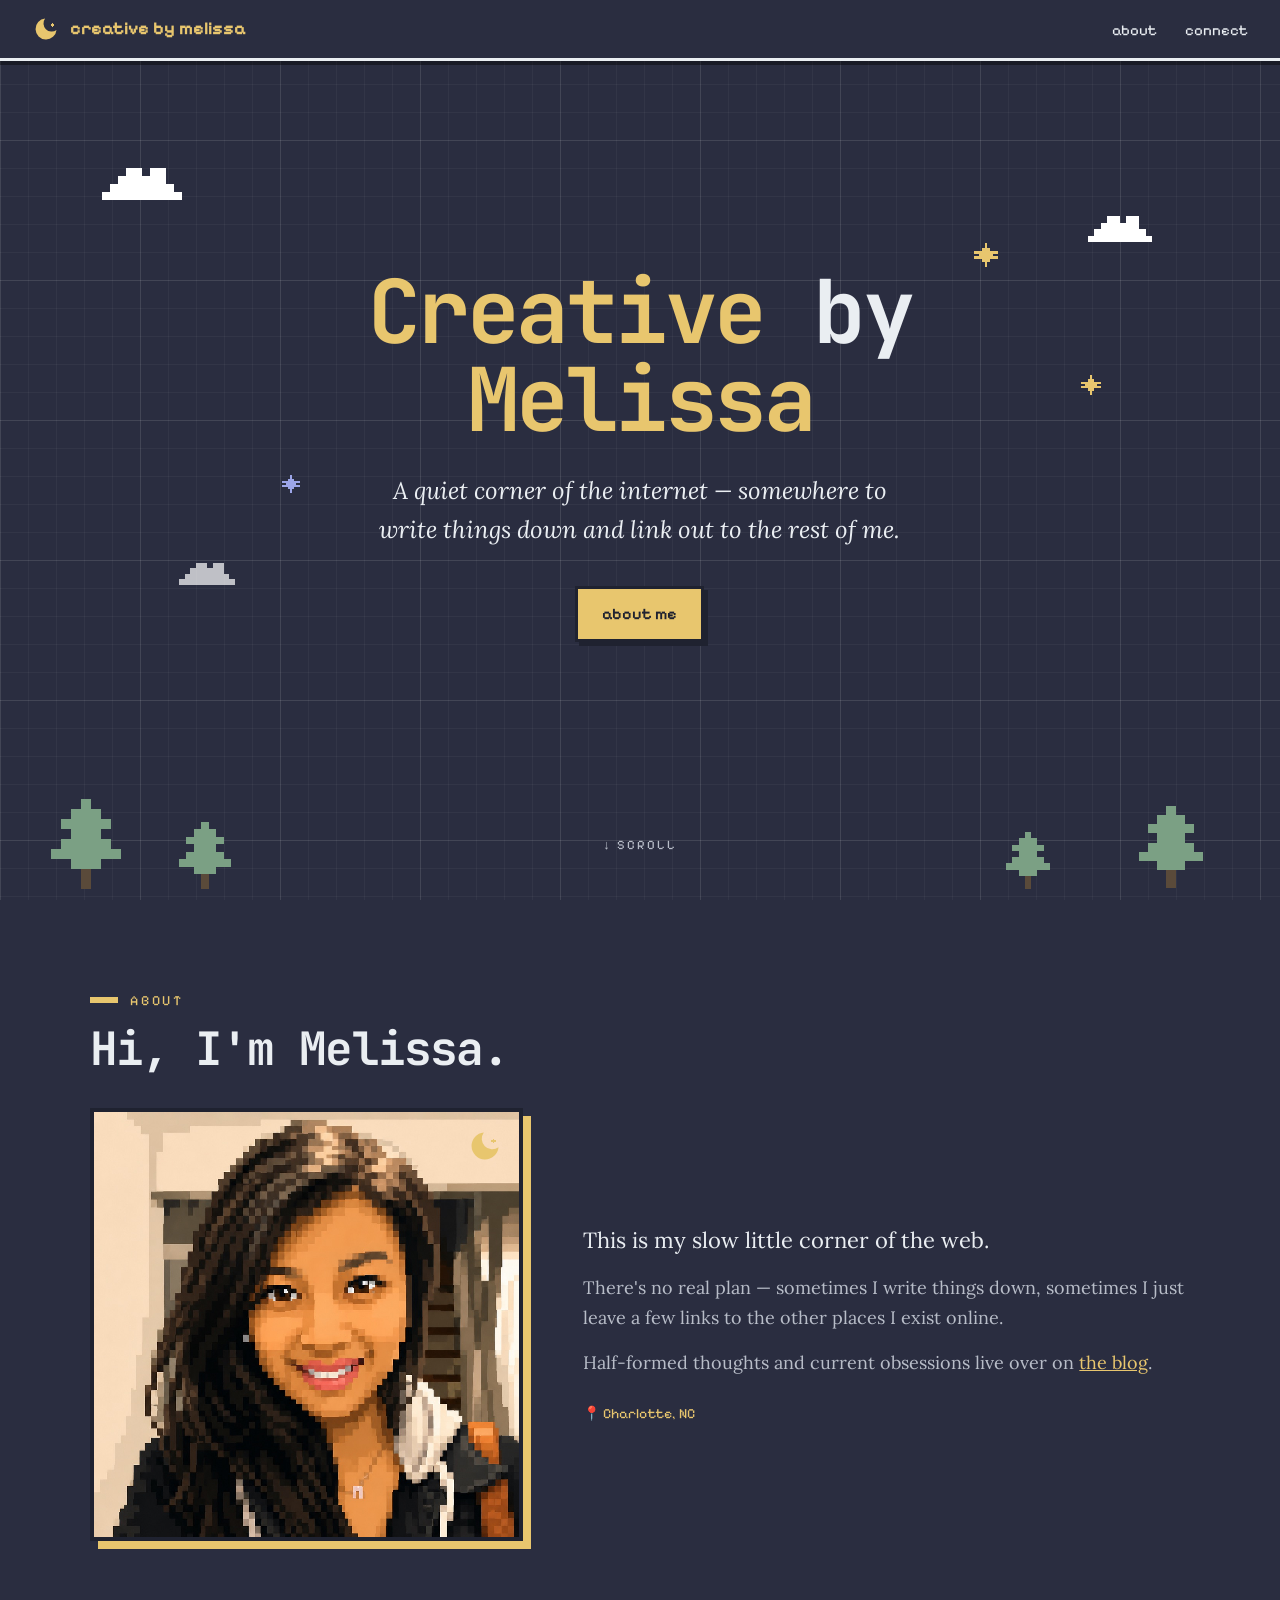
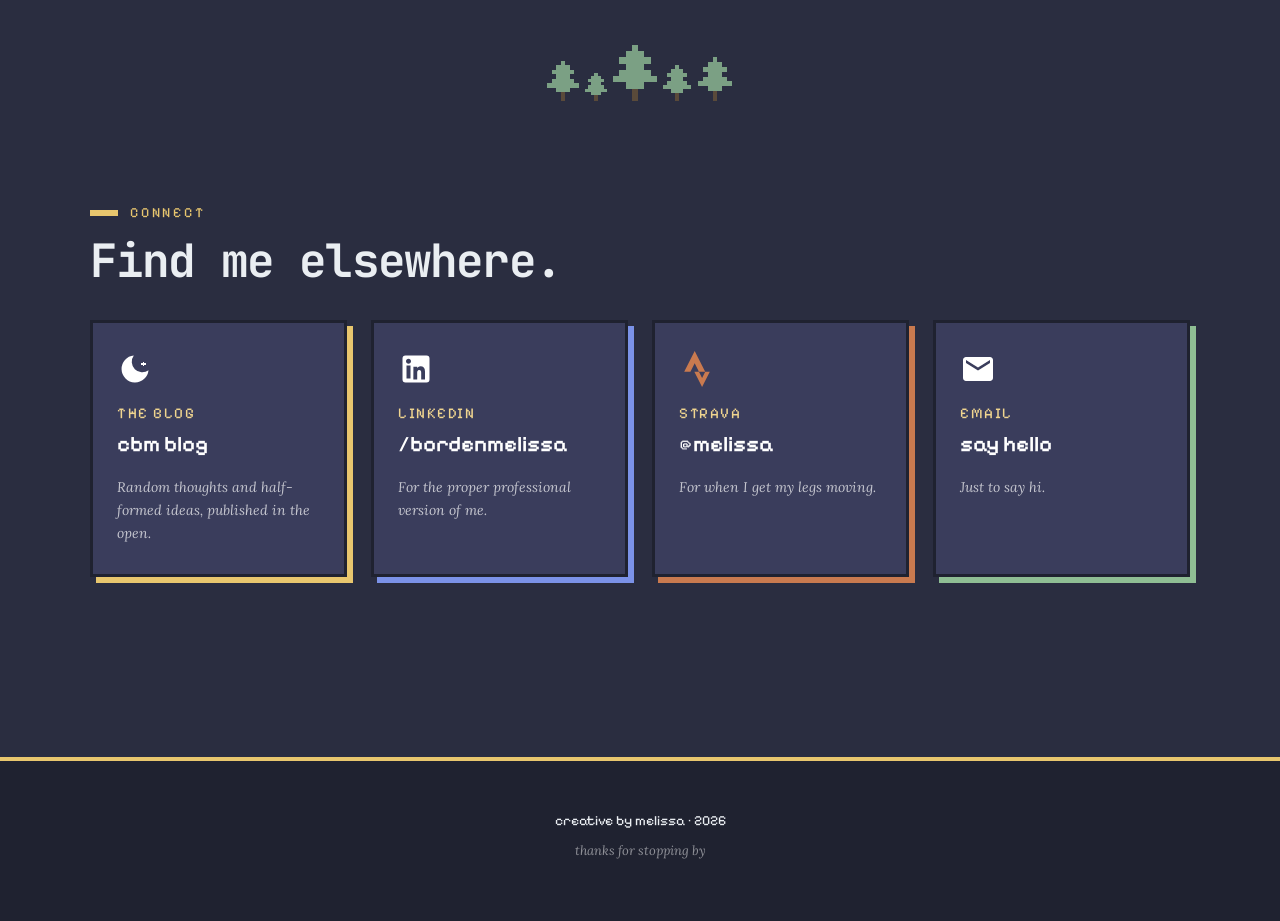
<file: index.html>
<!DOCTYPE html>
<html lang="en">
<head>
<meta charset="UTF-8">
<meta name="viewport" content="width=device-width, initial-scale=1.0">
<meta name="color-scheme" content="dark only">
<title>Creative by Melissa</title>
<meta name="description" content="A quiet corner of the internet by Melissa Borden — somewhere to write things down and link out to the rest of me." />
<link rel="shortcut icon" href="bee.gif" />
<link rel="preconnect" href="https://fonts.googleapis.com">
<link rel="preconnect" href="https://fonts.gstatic.com" crossorigin>
<link href="https://fonts.googleapis.com/css2?family=JetBrains+Mono:wght@500;600;700&family=Pixelify+Sans:wght@400;500;600;700&family=Lora:ital,wght@0,400;0,500;0,600;0,700;1,400;1,500&display=swap" rel="stylesheet">

<!-- Google Analytics -->
<script async src="https://www.googletagmanager.com/gtag/js?id=G-S8QNSFEKWV"></script>
<script>
  window.dataLayer = window.dataLayer || [];
  function gtag(){dataLayer.push(arguments);}
  gtag('js', new Date());
  gtag('config', 'G-S8QNSFEKWV');
</script>

<style>
  :root {
    color-scheme: dark only;
    --bg: #2A2D40;
    --bg-deep: #1F2230;
    --ink: #EAEEF2;
    --ink-soft: #B8BDC8;
    --purple-deep: #E8C66E;
    --purple-light: #F0D58F;
    --pine: #8FBE94;
    --gold: #DD7B5C;
    --paper: #FFFFFF;
    --white: #FFFFFF;
    --shadow: rgba(0, 0, 0, 0.4);
  }

  *, *::before, *::after { box-sizing: border-box; margin: 0; padding: 0; }
  html { scroll-behavior: smooth; }

  body {
    font-family: 'Lora', Georgia, serif;
    background: var(--bg);
    color: var(--ink);
    line-height: 1.65;
    font-size: 17px;
    overflow-x: hidden;
    background-image:
      linear-gradient(to right, rgba(255, 255, 255, 0.08) 1px, transparent 1px),
      linear-gradient(to bottom, rgba(255, 255, 255, 0.08) 1px, transparent 1px),
      linear-gradient(to right, rgba(255, 255, 255, 0.04) 1px, transparent 1px),
      linear-gradient(to bottom, rgba(255, 255, 255, 0.04) 1px, transparent 1px);
    background-size: 140px 140px, 140px 140px, 28px 28px, 28px 28px;
    background-attachment: fixed;
  }

  .pixel { font-family: 'Pixelify Sans', monospace; letter-spacing: 0.02em; }

  nav.top {
    position: sticky; top: 0; z-index: 50;
    background: var(--bg);
    border-bottom: 3px solid var(--ink);
    padding: 14px 32px;
    display: flex; align-items: center; justify-content: space-between;
    box-shadow: 0 4px 0 var(--shadow);
  }
  nav.top .brand {
    font-family: 'Pixelify Sans', monospace;
    font-weight: 700; font-size: 18px;
    color: var(--purple-deep); text-decoration: none;
    display: flex; align-items: center; gap: 10px;
  }
  nav.top .brand svg { display: block; }
  nav.top ul { list-style: none; display: flex; gap: 28px; }
  nav.top li a {
    font-family: 'Pixelify Sans', monospace;
    font-size: 15px; color: var(--ink);
    text-decoration: none; transition: color 0.15s;
  }
  nav.top li a:hover { color: var(--purple-deep); }
  @media (max-width: 640px) {
    nav.top { padding: 12px 18px; }
    nav.top ul { gap: 14px; }
    nav.top li a { font-size: 13px; }
    nav.top .brand { font-size: 15px; }
  }

  .hero {
    min-height: 92vh;
    padding: 80px 24px 120px;
    display: flex; flex-direction: column;
    align-items: center; justify-content: center;
    position: relative; text-align: center;
  }
  .hero-stack { position: relative; z-index: 5; max-width: 900px; }
  .hero h1 {
    font-family: 'JetBrains Mono', monospace;
    font-weight: 700;
    font-size: clamp(38px, 8.5vw, 88px);
    line-height: 1; color: var(--purple-deep);
    letter-spacing: -0.04em; margin-bottom: 28px;
    animation: hero-rise 0.8s cubic-bezier(0.2, 0.7, 0.3, 1) both;
  }
  .hero h1 em { font-style: normal; color: var(--ink); }
  .hero .tag {
    font-family: 'Lora', serif; font-style: italic;
    font-size: clamp(18px, 2.4vw, 24px);
    color: var(--ink); max-width: 540px;
    margin: 0 auto 36px;
    animation: hero-rise 0.8s 0.2s cubic-bezier(0.2, 0.7, 0.3, 1) both;
  }
  .hero .cta-row {
    display: flex; gap: 18px;
    justify-content: center; flex-wrap: wrap;
    animation: hero-rise 0.8s 0.4s cubic-bezier(0.2, 0.7, 0.3, 1) both;
  }
  .pixel-btn {
    font-family: 'Pixelify Sans', monospace;
    font-size: 16px; font-weight: 600;
    padding: 12px 24px;
    background: var(--white); color: #2A2D40;
    border: 3px solid #1F2230;
    box-shadow: 4px 4px 0 #1F2230;
    text-decoration: none; cursor: pointer;
    transition: transform 0.1s, box-shadow 0.1s;
  }
  .pixel-btn:hover { transform: translate(-2px, -2px); box-shadow: 6px 6px 0 #1F2230; }
  .pixel-btn:active { transform: translate(2px, 2px); box-shadow: 2px 2px 0 #1F2230; }
  .pixel-btn.primary { background: var(--purple-deep); color: #1F2230; }

  @keyframes hero-rise {
    from { opacity: 0; transform: translateY(20px); }
    to { opacity: 1; transform: translateY(0); }
  }

  .hero-deco { position: absolute; top: 0; left: 0; width: 100%; height: 100%; pointer-events: none; z-index: 1; }
  .deco { position: absolute; image-rendering: pixelated; }
  .cloud-1 { top: 12%; left: 8%; width: 80px; animation: drift 18s ease-in-out infinite; }
  .cloud-2 { top: 18%; right: 10%; width: 64px; animation: drift 24s ease-in-out -8s infinite reverse; }
  .cloud-3 { top: 60%; left: 14%; width: 56px; animation: drift 20s ease-in-out -4s infinite; opacity: 0.7; }
  .star-1 { top: 22%; right: 22%; width: 24px; animation: twinkle 3s ease-in-out infinite; }
  .star-2 { top: 50%; left: 22%; width: 18px; animation: twinkle 3.5s ease-in-out -1.5s infinite; }
  .star-3 { top: 38%; right: 14%; width: 20px; animation: twinkle 2.6s ease-in-out -0.8s infinite; }
  .tree-1 { bottom: 0; left: 4%; width: 70px; }
  .tree-2 { bottom: 0; left: 14%; width: 52px; }
  .tree-3 { bottom: 0; right: 6%; width: 64px; }
  .tree-4 { bottom: 0; right: 18%; width: 44px; }

  @keyframes drift {
    0%, 100% { transform: translateX(0) translateY(0); }
    50% { transform: translateX(20px) translateY(-6px); }
  }
  @keyframes twinkle {
    0%, 100% { opacity: 0.3; transform: scale(0.85); }
    50% { opacity: 1; transform: scale(1.1); }
  }

  .scroll-cue {
    position: absolute; bottom: 32px; left: 50%; transform: translateX(-50%);
    font-family: 'Pixelify Sans', monospace; font-size: 13px;
    color: var(--ink-soft); text-transform: uppercase; letter-spacing: 0.15em;
    animation: bob 2s ease-in-out infinite;
  }
  @keyframes bob {
    0%, 100% { transform: translateX(-50%) translateY(0); }
    50% { transform: translateX(-50%) translateY(6px); }
  }

  section.content { padding: 100px 24px; position: relative; }
  .container { max-width: 1100px; margin: 0 auto; }
  .section-label {
    font-family: 'Pixelify Sans', monospace;
    font-size: 14px; text-transform: uppercase;
    letter-spacing: 0.2em; color: var(--purple-deep);
    margin-bottom: 14px;
    display: flex; align-items: center; gap: 12px;
  }
  .section-label::before { content: ''; width: 28px; height: 6px; background: var(--purple-deep); }
  .section-title {
    font-family: 'JetBrains Mono', monospace;
    font-weight: 700;
    font-size: clamp(26px, 4.5vw, 46px);
    color: var(--ink);
    line-height: 1; letter-spacing: -0.04em;
    margin-bottom: 36px;
  }
  .section-title em { font-style: normal; }

  .about-grid { display: grid; grid-template-columns: 1fr 1.4fr; gap: 60px; align-items: center; }
  @media (max-width: 760px) { .about-grid { grid-template-columns: 1fr; gap: 36px; } }
  .portrait-frame {
    aspect-ratio: 1;
    background: var(--paper);
    border: 4px solid #1F2230;
    box-shadow: 8px 8px 0 var(--purple-deep);
    display: flex; align-items: center; justify-content: center;
    position: relative; overflow: hidden;
  }
  .portrait-frame:not(:has(img))::before {
    content: 'photo goes here';
    font-family: 'Pixelify Sans', monospace;
    color: #5C5F78; font-size: 14px;
  }
  .portrait-frame img {
    width: 100%; height: 100%;
    object-fit: cover;
    object-position: center top;
    display: block;
    image-rendering: pixelated;
  }
  .portrait-frame .moon-deco { position: absolute; top: 16px; right: 16px; width: 36px; height: 36px; z-index: 2; }
  .about-copy h3 {
    font-family: 'JetBrains Mono', monospace;
    font-size: 20px; font-weight: 700; letter-spacing: -0.03em;
    margin-bottom: 16px;
  }
  .about-copy p { font-size: 18px; margin-bottom: 16px; color: var(--ink-soft); }
  .about-copy p:first-of-type { font-size: 22px; color: var(--ink); line-height: 1.5; }
  .about-copy .meta { margin-top: 24px; display: flex; gap: 24px; flex-wrap: wrap; }
  .about-copy .meta span {
    font-family: 'Pixelify Sans', monospace;
    font-size: 14px; color: var(--purple-deep);
    display: flex; align-items: center; gap: 8px;
  }

  .gallery { display: grid; grid-template-columns: repeat(auto-fill, minmax(220px, 1fr)); gap: 28px; }
  .work-card {
    background: var(--white);
    border: 3px solid #1F2230;
    box-shadow: 6px 6px 0 #1F2230;
    overflow: hidden;
    transition: transform 0.15s, box-shadow 0.15s;
    cursor: pointer; display: block;
    text-decoration: none; color: inherit;
  }
  .work-card:hover { transform: translate(-3px, -3px); box-shadow: 9px 9px 0 var(--purple-deep); }
  .work-card .thumb {
    aspect-ratio: 4/5; background: var(--bg-deep);
    display: flex; align-items: center; justify-content: center;
    overflow: hidden; border-bottom: 3px solid #1F2230;
  }
  .work-card .thumb img { width: 100%; height: 100%; object-fit: cover; display: block; }
  .work-card .meta { padding: 14px 16px; }
  .work-card .meta .title {
    font-family: 'Pixelify Sans', monospace;
    font-size: 16px; font-weight: 600;
    margin-bottom: 4px; color: #1F2230;
  }
  .work-card .meta .kind { font-size: 13px; color: #5C5F78; font-style: italic; }

  .writing-list { display: flex; flex-direction: column; gap: 18px; max-width: 780px; }
  .writing-item {
    display: flex; align-items: baseline; gap: 18px;
    padding: 22px 24px; background: var(--paper);
    border: 3px solid #1F2230; box-shadow: 5px 5px 0 #1F2230;
    text-decoration: none; color: inherit;
    transition: transform 0.15s, box-shadow 0.15s;
  }
  .writing-item:hover { transform: translate(-2px, -2px); box-shadow: 7px 7px 0 var(--pine); }
  .writing-item .bullet { width: 12px; height: 12px; background: var(--purple-deep); flex-shrink: 0; transform: translateY(2px); }
  .writing-item .body { flex: 1; }
  .writing-item .title {
    font-family: 'Pixelify Sans', monospace;
    font-size: 19px; font-weight: 600;
    margin-bottom: 4px; color: #1F2230;
  }
  .writing-item .desc { font-size: 15px; color: #5C5F78; font-style: italic; }
  .writing-item .arrow { font-family: 'Pixelify Sans', monospace; color: var(--purple-deep); font-size: 22px; }

  .connect-cards { display: grid; grid-template-columns: repeat(auto-fit, minmax(220px, 1fr)); gap: 24px; }
  .connect-card {
    background: #3A3D5C; color: var(--white);
    padding: 28px 24px;
    border: 3px solid #1F2230;
    box-shadow: 6px 6px 0 var(--purple-deep);
    text-decoration: none;
    transition: transform 0.15s, box-shadow 0.15s;
    display: flex; flex-direction: column; gap: 14px;
  }
  .connect-card:hover { transform: translate(-3px, -3px); box-shadow: 9px 9px 0 var(--purple-light); }
  .connect-card.linkedin { box-shadow: 6px 6px 0 #7B92E8; }
  .connect-card.linkedin:hover { box-shadow: 9px 9px 0 #7B92E8; }
  .connect-card.strava { box-shadow: 6px 6px 0 #C97A4F; }
  .connect-card.strava:hover { box-shadow: 9px 9px 0 #C97A4F; }
  .connect-card.email { box-shadow: 6px 6px 0 var(--pine); }
  .connect-card.email:hover { box-shadow: 9px 9px 0 var(--pine); }
  .connect-card .icon { width: 36px; height: 36px; }
  .connect-card .label { font-family: 'Pixelify Sans', monospace; font-size: 15px; text-transform: uppercase; letter-spacing: 0.1em; color: var(--purple-light); }
  .connect-card .handle { font-family: 'Pixelify Sans', monospace; font-size: 22px; font-weight: 600; }
  .connect-card .desc { font-size: 14px; color: rgba(255, 255, 255, 0.7); font-style: italic; }

  footer {
    background: var(--bg-deep); color: var(--ink);
    padding: 48px 24px 60px;
    border-top: 4px solid var(--purple-deep);
    text-align: center; margin-top: 80px;
  }
  footer .credit { font-family: 'Pixelify Sans', monospace; font-size: 14px; margin-bottom: 8px; }
  footer .small { font-size: 13px; color: rgba(255, 255, 255, 0.5); font-style: italic; }

  .pine-row { height: 60px; display: flex; align-items: end; justify-content: center; gap: 6px; margin: 0 auto; max-width: 1100px; }
  .pine-row svg { image-rendering: pixelated; }
</style>
</head>
<body>

<nav class="top">
  <a href="/" class="brand">
    <svg width="28" height="28" viewBox="0 0 24 24">
      <path d="M21 12.79A9 9 0 1 1 11.21 3 7 7 0 0 0 21 12.79z" fill="#E8C66E"/>
      <g fill="#E8C66E" shape-rendering="crispEdges">
        <rect x="17" y="7" width="1" height="3"/>
        <rect x="16" y="8" width="3" height="1"/>
      </g>
    </svg>
    creative by melissa
  </a>
  <ul>
    <li><a href="#about">about</a></li>
    <!-- <li><a href="#graphics">graphics</a></li> -->
    <!-- <li><a href="#writing">writing</a></li> -->
    <li><a href="#connect">connect</a></li>
  </ul>
</nav>

<header class="hero">
  <div class="hero-deco">
    <svg class="deco cloud-1" viewBox="0 0 10 6" shape-rendering="crispEdges">
      <g fill="#FFFFFF"><rect x="3" y="1" width="2" height="1"/><rect x="6" y="1" width="2" height="1"/><rect x="2" y="2" width="6" height="1"/><rect x="1" y="3" width="8" height="1"/><rect x="0" y="4" width="10" height="1"/></g>
    </svg>
    <svg class="deco cloud-2" viewBox="0 0 10 6" shape-rendering="crispEdges">
      <g fill="#FFFFFF"><rect x="3" y="1" width="2" height="1"/><rect x="6" y="1" width="2" height="1"/><rect x="2" y="2" width="6" height="1"/><rect x="1" y="3" width="8" height="1"/><rect x="0" y="4" width="10" height="1"/></g>
    </svg>
    <svg class="deco cloud-3" viewBox="0 0 10 6" shape-rendering="crispEdges">
      <g fill="#FFFFFF"><rect x="3" y="1" width="2" height="1"/><rect x="6" y="1" width="2" height="1"/><rect x="2" y="2" width="6" height="1"/><rect x="1" y="3" width="8" height="1"/><rect x="0" y="4" width="10" height="1"/></g>
    </svg>
    <svg class="deco star-1" viewBox="0 0 9 9" shape-rendering="crispEdges">
      <g fill="#E8C66E"><rect x="4" y="0" width="1" height="2"/><rect x="3" y="2" width="3" height="1"/><rect x="0" y="3" width="9" height="1"/><rect x="2" y="4" width="5" height="1"/><rect x="0" y="5" width="9" height="1"/><rect x="3" y="6" width="3" height="1"/><rect x="4" y="7" width="1" height="2"/></g>
    </svg>
    <svg class="deco star-2" viewBox="0 0 9 9" shape-rendering="crispEdges">
      <g fill="#9CA5E8"><rect x="4" y="0" width="1" height="2"/><rect x="3" y="2" width="3" height="1"/><rect x="0" y="3" width="9" height="1"/><rect x="2" y="4" width="5" height="1"/><rect x="0" y="5" width="9" height="1"/><rect x="3" y="6" width="3" height="1"/><rect x="4" y="7" width="1" height="2"/></g>
    </svg>
    <svg class="deco star-3" viewBox="0 0 9 9" shape-rendering="crispEdges">
      <g fill="#E8C66E"><rect x="4" y="0" width="1" height="2"/><rect x="3" y="2" width="3" height="1"/><rect x="0" y="3" width="9" height="1"/><rect x="2" y="4" width="5" height="1"/><rect x="0" y="5" width="9" height="1"/><rect x="3" y="6" width="3" height="1"/><rect x="4" y="7" width="1" height="2"/></g>
    </svg>
    <svg class="deco tree-1" viewBox="0 0 7 9" shape-rendering="crispEdges">
      <g fill="#7BA084"><rect x="3" y="0" width="1" height="1"/><rect x="2" y="1" width="3" height="1"/><rect x="1" y="2" width="5" height="1"/><rect x="2" y="3" width="3" height="1"/><rect x="1" y="4" width="5" height="1"/><rect x="0" y="5" width="7" height="1"/><rect x="2" y="6" width="3" height="1"/></g>
      <g fill="#5A4A3A"><rect x="3" y="7" width="1" height="2"/></g>
    </svg>
    <svg class="deco tree-2" viewBox="0 0 7 9" shape-rendering="crispEdges">
      <g fill="#7BA084"><rect x="3" y="0" width="1" height="1"/><rect x="2" y="1" width="3" height="1"/><rect x="1" y="2" width="5" height="1"/><rect x="2" y="3" width="3" height="1"/><rect x="1" y="4" width="5" height="1"/><rect x="0" y="5" width="7" height="1"/><rect x="2" y="6" width="3" height="1"/></g>
      <g fill="#5A4A3A"><rect x="3" y="7" width="1" height="2"/></g>
    </svg>
    <svg class="deco tree-3" viewBox="0 0 7 9" shape-rendering="crispEdges">
      <g fill="#7BA084"><rect x="3" y="0" width="1" height="1"/><rect x="2" y="1" width="3" height="1"/><rect x="1" y="2" width="5" height="1"/><rect x="2" y="3" width="3" height="1"/><rect x="1" y="4" width="5" height="1"/><rect x="0" y="5" width="7" height="1"/><rect x="2" y="6" width="3" height="1"/></g>
      <g fill="#5A4A3A"><rect x="3" y="7" width="1" height="2"/></g>
    </svg>
    <svg class="deco tree-4" viewBox="0 0 7 9" shape-rendering="crispEdges">
      <g fill="#7BA084"><rect x="3" y="0" width="1" height="1"/><rect x="2" y="1" width="3" height="1"/><rect x="1" y="2" width="5" height="1"/><rect x="2" y="3" width="3" height="1"/><rect x="1" y="4" width="5" height="1"/><rect x="0" y="5" width="7" height="1"/><rect x="2" y="6" width="3" height="1"/></g>
      <g fill="#5A4A3A"><rect x="3" y="7" width="1" height="2"/></g>
    </svg>
  </div>

  <div class="hero-stack">
    <h1>Creative <em>by</em><br>Melissa</h1>
    <p class="tag">A quiet corner of the internet — somewhere to write things down and link out to the rest of me.</p>
    <div class="cta-row">
      <!-- <a href="#graphics" class="pixel-btn primary">see the work</a> -->
      <a href="#about" class="pixel-btn primary">about me</a>
    </div>
  </div>

  <div class="scroll-cue">↓ scroll</div>
</header>

<section id="about" class="content">
  <div class="container">
    <div class="section-label">about</div>
    <h2 class="section-title">Hi, I'm Melissa.</h2>
    <div class="about-grid">
      <div class="portrait-frame">
        <img src="images/melissa.jpeg" alt="Melissa" />
        <svg class="moon-deco" viewBox="0 0 24 24">
          <path d="M21 12.79A9 9 0 1 1 11.21 3 7 7 0 0 0 21 12.79z" fill="#E8C66E"/>
          <g fill="#E8C66E" shape-rendering="crispEdges">
            <rect x="17" y="7" width="1" height="3"/>
            <rect x="16" y="8" width="3" height="1"/>
          </g>
        </svg>
      </div>
      <div class="about-copy">
        <p>This is my slow little corner of the web.</p>
        <p>There's no real plan — sometimes I write things down, sometimes I just leave a few links to the other places I exist online.</p>
        <p>Half-formed thoughts and current obsessions live over on <a href="https://blog.creativebymelissa.com" style="color:var(--purple-deep);">the blog</a>.</p>
        <div class="meta">
          <span>📍 Charlotte, NC</span>
        </div>
      </div>
    </div>
  </div>
</section>

<div class="pine-row">
  <svg width="32" height="40" viewBox="0 0 7 9" shape-rendering="crispEdges">
    <g fill="#7BA084"><rect x="3" y="0" width="1" height="1"/><rect x="2" y="1" width="3" height="1"/><rect x="1" y="2" width="5" height="1"/><rect x="2" y="3" width="3" height="1"/><rect x="1" y="4" width="5" height="1"/><rect x="0" y="5" width="7" height="1"/><rect x="2" y="6" width="3" height="1"/></g>
    <g fill="#5A4A3A"><rect x="3" y="7" width="1" height="2"/></g>
  </svg>
  <svg width="22" height="28" viewBox="0 0 7 9" shape-rendering="crispEdges">
    <g fill="#7BA084"><rect x="3" y="0" width="1" height="1"/><rect x="2" y="1" width="3" height="1"/><rect x="1" y="2" width="5" height="1"/><rect x="2" y="3" width="3" height="1"/><rect x="1" y="4" width="5" height="1"/><rect x="0" y="5" width="7" height="1"/><rect x="2" y="6" width="3" height="1"/></g>
    <g fill="#5A4A3A"><rect x="3" y="7" width="1" height="2"/></g>
  </svg>
  <svg width="44" height="56" viewBox="0 0 7 9" shape-rendering="crispEdges">
    <g fill="#7BA084"><rect x="3" y="0" width="1" height="1"/><rect x="2" y="1" width="3" height="1"/><rect x="1" y="2" width="5" height="1"/><rect x="2" y="3" width="3" height="1"/><rect x="1" y="4" width="5" height="1"/><rect x="0" y="5" width="7" height="1"/><rect x="2" y="6" width="3" height="1"/></g>
    <g fill="#5A4A3A"><rect x="3" y="7" width="1" height="2"/></g>
  </svg>
  <svg width="28" height="36" viewBox="0 0 7 9" shape-rendering="crispEdges">
    <g fill="#7BA084"><rect x="3" y="0" width="1" height="1"/><rect x="2" y="1" width="3" height="1"/><rect x="1" y="2" width="5" height="1"/><rect x="2" y="3" width="3" height="1"/><rect x="1" y="4" width="5" height="1"/><rect x="0" y="5" width="7" height="1"/><rect x="2" y="6" width="3" height="1"/></g>
    <g fill="#5A4A3A"><rect x="3" y="7" width="1" height="2"/></g>
  </svg>
  <svg width="36" height="44" viewBox="0 0 7 9" shape-rendering="crispEdges">
    <g fill="#7BA084"><rect x="3" y="0" width="1" height="1"/><rect x="2" y="1" width="3" height="1"/><rect x="1" y="2" width="5" height="1"/><rect x="2" y="3" width="3" height="1"/><rect x="1" y="4" width="5" height="1"/><rect x="0" y="5" width="7" height="1"/><rect x="2" y="6" width="3" height="1"/></g>
    <g fill="#5A4A3A"><rect x="3" y="7" width="1" height="2"/></g>
  </svg>
</div>

<!-- GRAPHICS SECTION HIDDEN — uncomment to restore
<section id="graphics" class="content">
  <div class="container">
    <div class="section-label">graphics</div>
    <h2 class="section-title">Things I've made.</h2>
    <div class="gallery">
      <a href="graphics/flyer.png" class="work-card">
        <div class="thumb"><img src="graphics/flyer.png" alt="flyer"/></div>
        <div class="meta"><div class="title">Event Flyer</div><div class="kind">print &middot; layout</div></div>
      </a>
      <a href="graphics/mario.png" class="work-card">
        <div class="thumb"><img src="graphics/mario.png" alt="mario"/></div>
        <div class="meta"><div class="title">Mario Illustration</div><div class="kind">illustration</div></div>
      </a>
      <a href="graphics/instagram-post.jpg" class="work-card">
        <div class="thumb"><img src="graphics/instagram-post.jpg" alt="instagram post"/></div>
        <div class="meta"><div class="title">Instagram Post</div><div class="kind">social &middot; design</div></div>
      </a>
      <a href="graphics/instagram-post-2.jpg" class="work-card">
        <div class="thumb"><img src="graphics/instagram-post-2.jpg" alt="instagram post 2"/></div>
        <div class="meta"><div class="title">Instagram Post 2</div><div class="kind">social &middot; design</div></div>
      </a>
      <a href="graphics/quill.png" class="work-card">
        <div class="thumb"><img src="graphics/quill.png" alt="quill"/></div>
        <div class="meta"><div class="title">Quill</div><div class="kind">illustration</div></div>
      </a>
    </div>
  </div>
</section>
-->

<!-- WRITING SECTION HIDDEN — uncomment to restore
<section id="writing" class="content">
  <div class="container">
    <div class="section-label">writing</div>
    <h2 class="section-title">Words on paper.</h2>
    <div class="writing-list">
      <a href="/writing.html" class="writing-item">
        <span class="bullet"></span>
        <div class="body">
          <div class="title">Writing samples</div>
          <div class="desc">Browse the full collection of essays, short pieces, and other writing.</div>
        </div>
        <span class="arrow">→</span>
      </a>
      <a href="#" class="writing-item">
        <span class="bullet" style="background:var(--pine);"></span>
        <div class="body">
          <div class="title">Featured piece title</div>
          <div class="desc">Short description of what this piece is about — replace with real samples once we know which to highlight.</div>
        </div>
        <span class="arrow">→</span>
      </a>
      <a href="#" class="writing-item">
        <span class="bullet" style="background:var(--purple-light);"></span>
        <div class="body">
          <div class="title">Another featured piece</div>
          <div class="desc">Another short description placeholder.</div>
        </div>
        <span class="arrow">→</span>
      </a>
    </div>
  </div>
</section>
-->

<section id="connect" class="content">
  <div class="container">
    <div class="section-label">connect</div>
    <h2 class="section-title">Find me elsewhere.</h2>
    <div class="connect-cards">
      <a class="connect-card" href="https://blog.creativebymelissa.com">
        <svg class="icon" viewBox="0 0 24 24">
          <path d="M21 12.79A9 9 0 1 1 11.21 3 7 7 0 0 0 21 12.79z" fill="#FFFFFF"/>
          <g fill="#FFFFFF" shape-rendering="crispEdges"><rect x="17" y="7" width="1" height="3"/><rect x="16" y="8" width="3" height="1"/></g>
        </svg>
        <div><div class="label">the blog</div><div class="handle">cbm blog</div></div>
        <div class="desc">Random thoughts and half-formed ideas, published in the open.</div>
      </a>
      <a class="connect-card linkedin" href="https://www.linkedin.com/in/bordenmelissa">
        <svg class="icon" viewBox="0 0 24 24" fill="#FFFFFF">
          <path d="M19 3a2 2 0 0 1 2 2v14a2 2 0 0 1-2 2H5a2 2 0 0 1-2-2V5a2 2 0 0 1 2-2h14zM8.339 18.337v-8.59h-2.667v8.59h2.667zm-1.333-9.764c.92 0 1.667-.745 1.667-1.665S7.926 5.243 7.006 5.243 5.339 5.989 5.339 6.908s.747 1.665 1.667 1.665zm10.998 9.764v-4.706c0-2.31-1.249-3.385-2.915-3.385-1.345 0-1.95.74-2.286 1.26v-1.08h-2.535c.033.738 0 8.59 0 8.59h2.535v-4.797c0-.227.016-.453.083-.616.18-.456.6-.928 1.298-.928.916 0 1.282.696 1.282 1.717v4.624h2.538z"/>
        </svg>
        <div><div class="label">linkedin</div><div class="handle">/bordenmelissa</div></div>
        <div class="desc">For the proper professional version of me.</div>
      </a>
      <a class="connect-card strava" href="https://www.strava.com/athletes/87501353">
        <svg class="icon" viewBox="0 0 24 24">
          <path d="M15.387 17.944l-2.089-4.116h-3.065L15.387 24l5.15-10.172h-3.066m-7.008-5.599l2.836 5.598h4.172L10.463 0l-7 13.828h4.169" fill="#C97A4F"/>
        </svg>
        <div><div class="label">strava</div><div class="handle">@melissa</div></div>
        <div class="desc">For when I get my legs moving.</div>
      </a>
      <a class="connect-card email" href="mailto:melissaborden@outlook.com">
        <svg class="icon" viewBox="0 0 24 24" fill="#FFFFFF">
          <path d="M4 4h16c1.1 0 2 .9 2 2v12c0 1.1-.9 2-2 2H4c-1.1 0-1.99-.9-1.99-2L2 6c0-1.1.9-2 2-2zm0 4l8 5 8-5v-2l-8 5-8-5v2z"/>
        </svg>
        <div><div class="label">email</div><div class="handle">say hello</div></div>
        <div class="desc">Just to say hi.</div>
      </a>
    </div>
  </div>
</section>

<footer>
  <div class="credit">creative by melissa &middot; 2026</div>
  <div class="small">thanks for stopping by</div>
</footer>

</body>
</html>
</file>
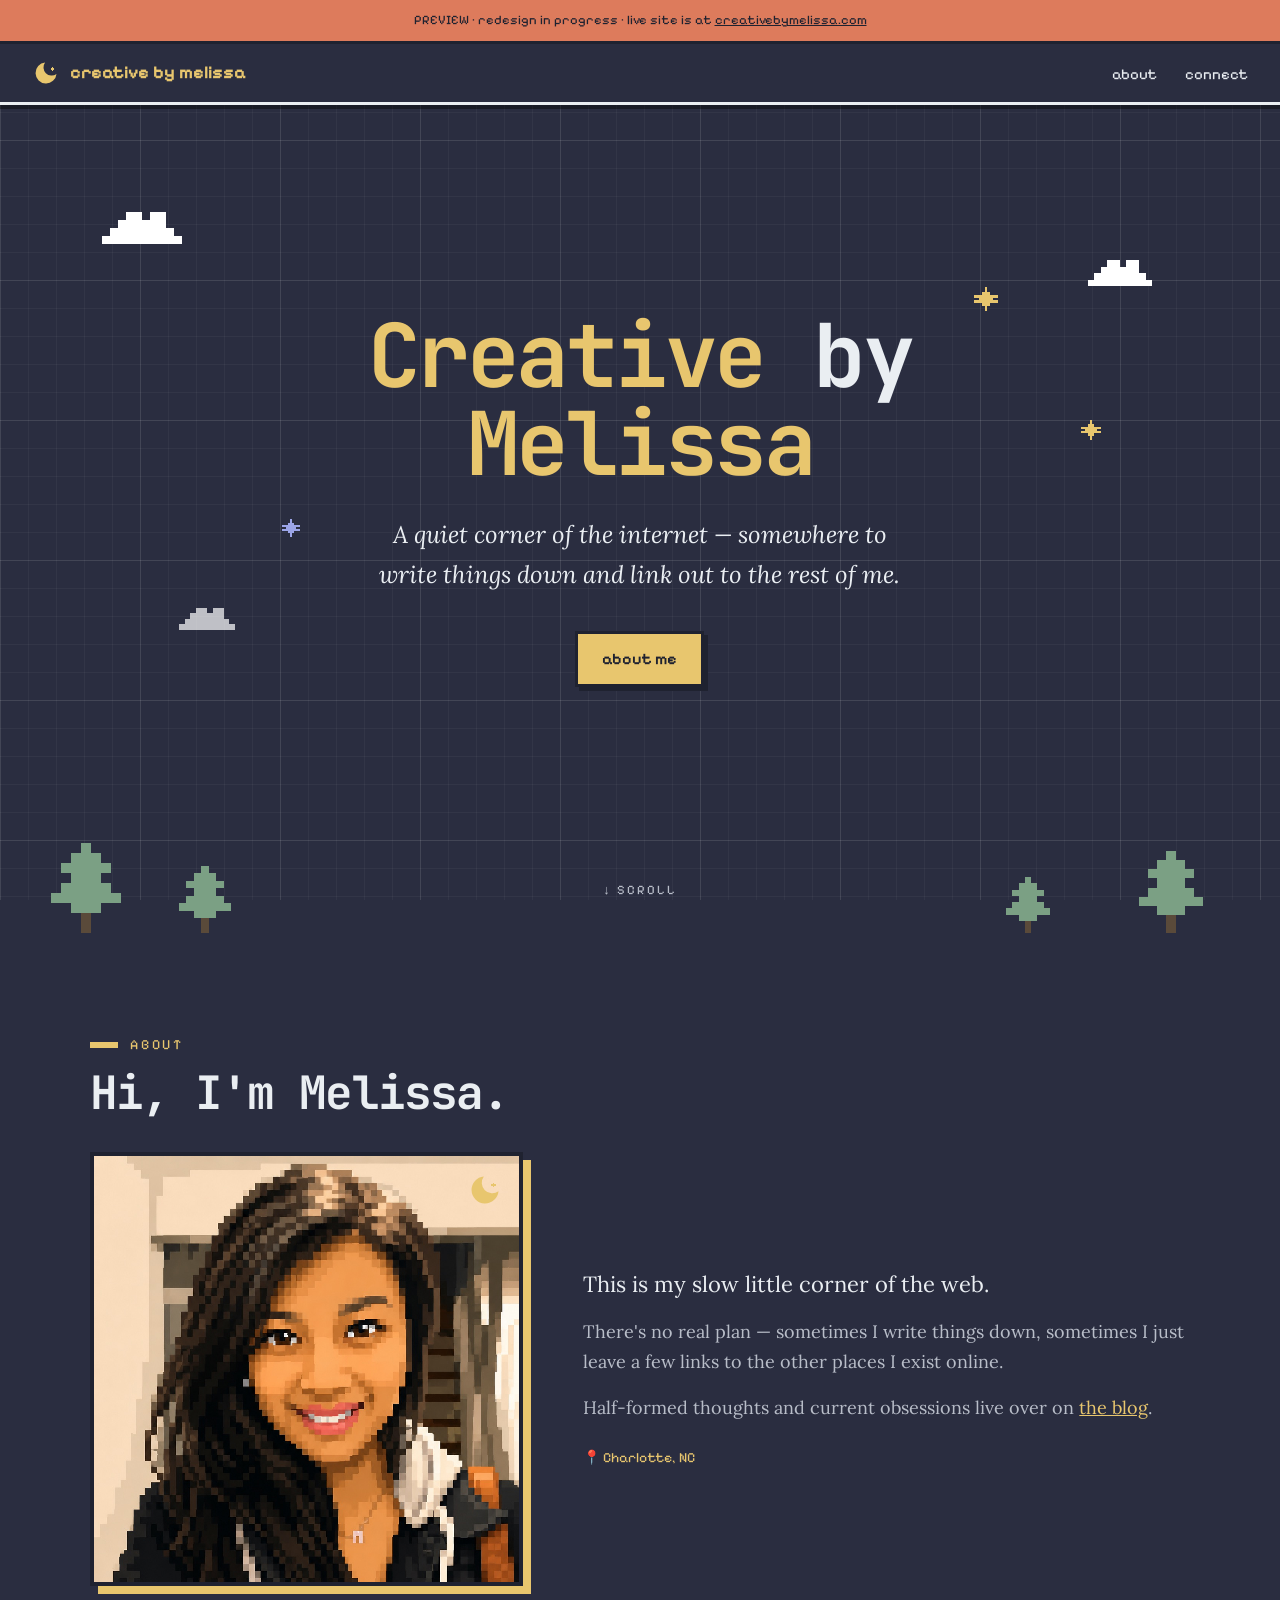
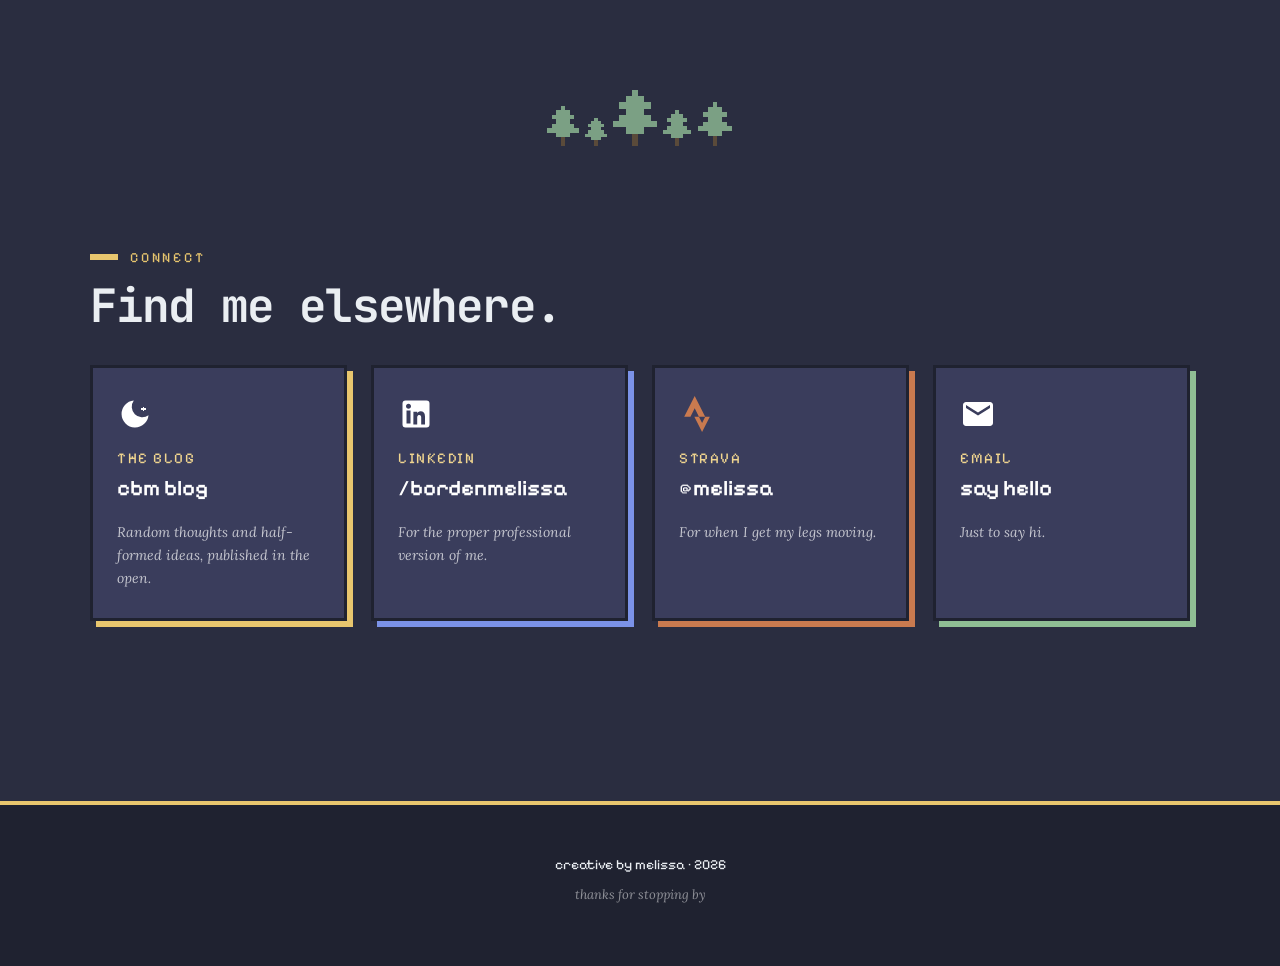
<file: redesign-preview.html>
<!DOCTYPE html>
<html lang="en">
<head>
<meta charset="UTF-8">
<meta name="viewport" content="width=device-width, initial-scale=1.0">
<meta name="color-scheme" content="dark only">
<title>Creative by Melissa — Portfolio</title>
<link rel="preconnect" href="https://fonts.googleapis.com">
<link rel="preconnect" href="https://fonts.gstatic.com" crossorigin>
<link href="https://fonts.googleapis.com/css2?family=JetBrains+Mono:wght@500;600;700&family=Pixelify+Sans:wght@400;500;600;700&family=Lora:ital,wght@0,400;0,500;0,600;0,700;1,400;1,500&display=swap" rel="stylesheet">
<style>
  :root {
    color-scheme: dark only;
    --bg: #2A2D40;
    --bg-deep: #1F2230;
    --ink: #EAEEF2;
    --ink-soft: #B8BDC8;
    --purple-deep: #E8C66E;
    --purple-light: #F0D58F;
    --pine: #8FBE94;
    --gold: #DD7B5C;
    --paper: #FFFFFF;
    --white: #FFFFFF;
    --shadow: rgba(0, 0, 0, 0.4);
  }

  *, *::before, *::after { box-sizing: border-box; margin: 0; padding: 0; }
  html { scroll-behavior: smooth; }

  body {
    font-family: 'Lora', Georgia, serif;
    background: var(--bg);
    color: var(--ink);
    line-height: 1.65;
    font-size: 17px;
    overflow-x: hidden;
    background-image:
      linear-gradient(to right, rgba(255, 255, 255, 0.08) 1px, transparent 1px),
      linear-gradient(to bottom, rgba(255, 255, 255, 0.08) 1px, transparent 1px),
      linear-gradient(to right, rgba(255, 255, 255, 0.04) 1px, transparent 1px),
      linear-gradient(to bottom, rgba(255, 255, 255, 0.04) 1px, transparent 1px);
    background-size: 140px 140px, 140px 140px, 28px 28px, 28px 28px;
    background-attachment: fixed;
  }

  .pixel { font-family: 'Pixelify Sans', monospace; letter-spacing: 0.02em; }

  nav.top {
    position: sticky; top: 0; z-index: 50;
    background: var(--bg);
    border-bottom: 3px solid var(--ink);
    padding: 14px 32px;
    display: flex; align-items: center; justify-content: space-between;
    box-shadow: 0 4px 0 var(--shadow);
  }
  nav.top .brand {
    font-family: 'Pixelify Sans', monospace;
    font-weight: 700; font-size: 18px;
    color: var(--purple-deep); text-decoration: none;
    display: flex; align-items: center; gap: 10px;
  }
  nav.top .brand svg { display: block; }
  nav.top ul { list-style: none; display: flex; gap: 28px; }
  nav.top li a {
    font-family: 'Pixelify Sans', monospace;
    font-size: 15px; color: var(--ink);
    text-decoration: none; transition: color 0.15s;
  }
  nav.top li a:hover { color: var(--purple-deep); }
  @media (max-width: 640px) {
    nav.top { padding: 12px 18px; }
    nav.top ul { gap: 14px; }
    nav.top li a { font-size: 13px; }
    nav.top .brand { font-size: 15px; }
  }

  .hero {
    min-height: 92vh;
    padding: 80px 24px 120px;
    display: flex; flex-direction: column;
    align-items: center; justify-content: center;
    position: relative; text-align: center;
  }
  .hero-stack { position: relative; z-index: 5; max-width: 900px; }
  .hero h1 {
    font-family: 'JetBrains Mono', monospace;
    font-weight: 700;
    font-size: clamp(38px, 8.5vw, 88px);
    line-height: 1; color: var(--purple-deep);
    letter-spacing: -0.04em; margin-bottom: 28px;
    animation: hero-rise 0.8s cubic-bezier(0.2, 0.7, 0.3, 1) both;
  }
  .hero h1 em { font-style: normal; color: var(--ink); }
  .hero .tag {
    font-family: 'Lora', serif; font-style: italic;
    font-size: clamp(18px, 2.4vw, 24px);
    color: var(--ink); max-width: 540px;
    margin: 0 auto 36px;
    animation: hero-rise 0.8s 0.2s cubic-bezier(0.2, 0.7, 0.3, 1) both;
  }
  .hero .cta-row {
    display: flex; gap: 18px;
    justify-content: center; flex-wrap: wrap;
    animation: hero-rise 0.8s 0.4s cubic-bezier(0.2, 0.7, 0.3, 1) both;
  }
  .pixel-btn {
    font-family: 'Pixelify Sans', monospace;
    font-size: 16px; font-weight: 600;
    padding: 12px 24px;
    background: var(--white); color: #2A2D40;
    border: 3px solid #1F2230;
    box-shadow: 4px 4px 0 #1F2230;
    text-decoration: none; cursor: pointer;
    transition: transform 0.1s, box-shadow 0.1s;
  }
  .pixel-btn:hover { transform: translate(-2px, -2px); box-shadow: 6px 6px 0 #1F2230; }
  .pixel-btn:active { transform: translate(2px, 2px); box-shadow: 2px 2px 0 #1F2230; }
  .pixel-btn.primary { background: var(--purple-deep); color: #1F2230; }

  @keyframes hero-rise {
    from { opacity: 0; transform: translateY(20px); }
    to { opacity: 1; transform: translateY(0); }
  }

  .hero-deco { position: absolute; top: 0; left: 0; width: 100%; height: 100%; pointer-events: none; z-index: 1; }
  .deco { position: absolute; image-rendering: pixelated; }
  .cloud-1 { top: 12%; left: 8%; width: 80px; animation: drift 18s ease-in-out infinite; }
  .cloud-2 { top: 18%; right: 10%; width: 64px; animation: drift 24s ease-in-out -8s infinite reverse; }
  .cloud-3 { top: 60%; left: 14%; width: 56px; animation: drift 20s ease-in-out -4s infinite; opacity: 0.7; }
  .star-1 { top: 22%; right: 22%; width: 24px; animation: twinkle 3s ease-in-out infinite; }
  .star-2 { top: 50%; left: 22%; width: 18px; animation: twinkle 3.5s ease-in-out -1.5s infinite; }
  .star-3 { top: 38%; right: 14%; width: 20px; animation: twinkle 2.6s ease-in-out -0.8s infinite; }
  .tree-1 { bottom: 0; left: 4%; width: 70px; }
  .tree-2 { bottom: 0; left: 14%; width: 52px; }
  .tree-3 { bottom: 0; right: 6%; width: 64px; }
  .tree-4 { bottom: 0; right: 18%; width: 44px; }

  @keyframes drift {
    0%, 100% { transform: translateX(0) translateY(0); }
    50% { transform: translateX(20px) translateY(-6px); }
  }
  @keyframes twinkle {
    0%, 100% { opacity: 0.3; transform: scale(0.85); }
    50% { opacity: 1; transform: scale(1.1); }
  }

  .scroll-cue {
    position: absolute; bottom: 32px; left: 50%; transform: translateX(-50%);
    font-family: 'Pixelify Sans', monospace; font-size: 13px;
    color: var(--ink-soft); text-transform: uppercase; letter-spacing: 0.15em;
    animation: bob 2s ease-in-out infinite;
  }
  @keyframes bob {
    0%, 100% { transform: translateX(-50%) translateY(0); }
    50% { transform: translateX(-50%) translateY(6px); }
  }

  section.content { padding: 100px 24px; position: relative; }
  .container { max-width: 1100px; margin: 0 auto; }
  .section-label {
    font-family: 'Pixelify Sans', monospace;
    font-size: 14px; text-transform: uppercase;
    letter-spacing: 0.2em; color: var(--purple-deep);
    margin-bottom: 14px;
    display: flex; align-items: center; gap: 12px;
  }
  .section-label::before { content: ''; width: 28px; height: 6px; background: var(--purple-deep); }
  .section-title {
    font-family: 'JetBrains Mono', monospace;
    font-weight: 700;
    font-size: clamp(26px, 4.5vw, 46px);
    color: var(--ink);
    line-height: 1; letter-spacing: -0.04em;
    margin-bottom: 36px;
  }
  .section-title em { font-style: normal; }

  .about-grid { display: grid; grid-template-columns: 1fr 1.4fr; gap: 60px; align-items: center; }
  @media (max-width: 760px) { .about-grid { grid-template-columns: 1fr; gap: 36px; } }
  .portrait-frame {
    aspect-ratio: 1;
    background: var(--paper);
    border: 4px solid #1F2230;
    box-shadow: 8px 8px 0 var(--purple-deep);
    display: flex; align-items: center; justify-content: center;
    position: relative; overflow: hidden;
  }
  .portrait-frame:not(:has(img))::before {
    content: 'photo goes here';
    font-family: 'Pixelify Sans', monospace;
    color: #5C5F78; font-size: 14px;
  }
  .portrait-frame img {
    width: 100%; height: 100%;
    object-fit: cover;
    object-position: center top;
    display: block;
    image-rendering: pixelated;
  }
  .portrait-frame .moon-deco { position: absolute; top: 16px; right: 16px; width: 36px; height: 36px; z-index: 2; }
  .about-copy h3 {
    font-family: 'JetBrains Mono', monospace;
    font-size: 20px; font-weight: 700; letter-spacing: -0.03em;
    margin-bottom: 16px;
  }
  .about-copy p { font-size: 18px; margin-bottom: 16px; color: var(--ink-soft); }
  .about-copy p:first-of-type { font-size: 22px; color: var(--ink); line-height: 1.5; }
  .about-copy .meta { margin-top: 24px; display: flex; gap: 24px; flex-wrap: wrap; }
  .about-copy .meta span {
    font-family: 'Pixelify Sans', monospace;
    font-size: 14px; color: var(--purple-deep);
    display: flex; align-items: center; gap: 8px;
  }

  .gallery { display: grid; grid-template-columns: repeat(auto-fill, minmax(220px, 1fr)); gap: 28px; }
  .work-card {
    background: var(--white);
    border: 3px solid #1F2230;
    box-shadow: 6px 6px 0 #1F2230;
    overflow: hidden;
    transition: transform 0.15s, box-shadow 0.15s;
    cursor: pointer; display: block;
    text-decoration: none; color: inherit;
  }
  .work-card:hover { transform: translate(-3px, -3px); box-shadow: 9px 9px 0 var(--purple-deep); }
  .work-card .thumb {
    aspect-ratio: 4/5; background: var(--bg-deep);
    display: flex; align-items: center; justify-content: center;
    overflow: hidden; border-bottom: 3px solid #1F2230;
  }
  .work-card .thumb img { width: 100%; height: 100%; object-fit: cover; display: block; }
  .work-card .meta { padding: 14px 16px; }
  .work-card .meta .title {
    font-family: 'Pixelify Sans', monospace;
    font-size: 16px; font-weight: 600;
    margin-bottom: 4px; color: #1F2230;
  }
  .work-card .meta .kind { font-size: 13px; color: #5C5F78; font-style: italic; }

  .writing-list { display: flex; flex-direction: column; gap: 18px; max-width: 780px; }
  .writing-item {
    display: flex; align-items: baseline; gap: 18px;
    padding: 22px 24px; background: var(--paper);
    border: 3px solid #1F2230; box-shadow: 5px 5px 0 #1F2230;
    text-decoration: none; color: inherit;
    transition: transform 0.15s, box-shadow 0.15s;
  }
  .writing-item:hover { transform: translate(-2px, -2px); box-shadow: 7px 7px 0 var(--pine); }
  .writing-item .bullet { width: 12px; height: 12px; background: var(--purple-deep); flex-shrink: 0; transform: translateY(2px); }
  .writing-item .body { flex: 1; }
  .writing-item .title {
    font-family: 'Pixelify Sans', monospace;
    font-size: 19px; font-weight: 600;
    margin-bottom: 4px; color: #1F2230;
  }
  .writing-item .desc { font-size: 15px; color: #5C5F78; font-style: italic; }
  .writing-item .arrow { font-family: 'Pixelify Sans', monospace; color: var(--purple-deep); font-size: 22px; }

  .connect-cards { display: grid; grid-template-columns: repeat(auto-fit, minmax(220px, 1fr)); gap: 24px; }
  .connect-card {
    background: #3A3D5C; color: var(--white);
    padding: 28px 24px;
    border: 3px solid #1F2230;
    box-shadow: 6px 6px 0 var(--purple-deep);
    text-decoration: none;
    transition: transform 0.15s, box-shadow 0.15s;
    display: flex; flex-direction: column; gap: 14px;
  }
  .connect-card:hover { transform: translate(-3px, -3px); box-shadow: 9px 9px 0 var(--purple-light); }
  .connect-card.linkedin { box-shadow: 6px 6px 0 #7B92E8; }
  .connect-card.linkedin:hover { box-shadow: 9px 9px 0 #7B92E8; }
  .connect-card.strava { box-shadow: 6px 6px 0 #C97A4F; }
  .connect-card.strava:hover { box-shadow: 9px 9px 0 #C97A4F; }
  .connect-card.email { box-shadow: 6px 6px 0 var(--pine); }
  .connect-card.email:hover { box-shadow: 9px 9px 0 var(--pine); }
  .connect-card .icon { width: 36px; height: 36px; }
  .connect-card .label { font-family: 'Pixelify Sans', monospace; font-size: 15px; text-transform: uppercase; letter-spacing: 0.1em; color: var(--purple-light); }
  .connect-card .handle { font-family: 'Pixelify Sans', monospace; font-size: 22px; font-weight: 600; }
  .connect-card .desc { font-size: 14px; color: rgba(255, 255, 255, 0.7); font-style: italic; }

  footer {
    background: var(--bg-deep); color: var(--ink);
    padding: 48px 24px 60px;
    border-top: 4px solid var(--purple-deep);
    text-align: center; margin-top: 80px;
  }
  footer .credit { font-family: 'Pixelify Sans', monospace; font-size: 14px; margin-bottom: 8px; }
  footer .small { font-size: 13px; color: rgba(255, 255, 255, 0.5); font-style: italic; }

  .pine-row { height: 60px; display: flex; align-items: end; justify-content: center; gap: 6px; margin: 0 auto; max-width: 1100px; }
  .pine-row svg { image-rendering: pixelated; }

  .preview-banner {
    background: var(--gold); color: #1F2230;
    text-align: center; padding: 10px 20px;
    font-family: 'Pixelify Sans', monospace;
    font-size: 13px;
    border-bottom: 3px solid #1F2230;
  }
  .preview-banner a { color: #1F2230; }
</style>
</head>
<body>

<div class="preview-banner">PREVIEW &middot; redesign in progress &middot; live site is at <a href="/">creativebymelissa.com</a></div>

<nav class="top">
  <a href="#" class="brand">
    <svg width="28" height="28" viewBox="0 0 24 24">
      <path d="M21 12.79A9 9 0 1 1 11.21 3 7 7 0 0 0 21 12.79z" fill="#E8C66E"/>
      <g fill="#E8C66E" shape-rendering="crispEdges">
        <rect x="17" y="7" width="1" height="3"/>
        <rect x="16" y="8" width="3" height="1"/>
      </g>
    </svg>
    creative by melissa
  </a>
  <ul>
    <li><a href="#about">about</a></li>
    <!-- <li><a href="#graphics">graphics</a></li> -->
    <!-- <li><a href="#writing">writing</a></li> -->
    <li><a href="#connect">connect</a></li>
  </ul>
</nav>

<header class="hero">
  <div class="hero-deco">
    <svg class="deco cloud-1" viewBox="0 0 10 6" shape-rendering="crispEdges">
      <g fill="#FFFFFF"><rect x="3" y="1" width="2" height="1"/><rect x="6" y="1" width="2" height="1"/><rect x="2" y="2" width="6" height="1"/><rect x="1" y="3" width="8" height="1"/><rect x="0" y="4" width="10" height="1"/></g>
    </svg>
    <svg class="deco cloud-2" viewBox="0 0 10 6" shape-rendering="crispEdges">
      <g fill="#FFFFFF"><rect x="3" y="1" width="2" height="1"/><rect x="6" y="1" width="2" height="1"/><rect x="2" y="2" width="6" height="1"/><rect x="1" y="3" width="8" height="1"/><rect x="0" y="4" width="10" height="1"/></g>
    </svg>
    <svg class="deco cloud-3" viewBox="0 0 10 6" shape-rendering="crispEdges">
      <g fill="#FFFFFF"><rect x="3" y="1" width="2" height="1"/><rect x="6" y="1" width="2" height="1"/><rect x="2" y="2" width="6" height="1"/><rect x="1" y="3" width="8" height="1"/><rect x="0" y="4" width="10" height="1"/></g>
    </svg>
    <svg class="deco star-1" viewBox="0 0 9 9" shape-rendering="crispEdges">
      <g fill="#E8C66E"><rect x="4" y="0" width="1" height="2"/><rect x="3" y="2" width="3" height="1"/><rect x="0" y="3" width="9" height="1"/><rect x="2" y="4" width="5" height="1"/><rect x="0" y="5" width="9" height="1"/><rect x="3" y="6" width="3" height="1"/><rect x="4" y="7" width="1" height="2"/></g>
    </svg>
    <svg class="deco star-2" viewBox="0 0 9 9" shape-rendering="crispEdges">
      <g fill="#9CA5E8"><rect x="4" y="0" width="1" height="2"/><rect x="3" y="2" width="3" height="1"/><rect x="0" y="3" width="9" height="1"/><rect x="2" y="4" width="5" height="1"/><rect x="0" y="5" width="9" height="1"/><rect x="3" y="6" width="3" height="1"/><rect x="4" y="7" width="1" height="2"/></g>
    </svg>
    <svg class="deco star-3" viewBox="0 0 9 9" shape-rendering="crispEdges">
      <g fill="#E8C66E"><rect x="4" y="0" width="1" height="2"/><rect x="3" y="2" width="3" height="1"/><rect x="0" y="3" width="9" height="1"/><rect x="2" y="4" width="5" height="1"/><rect x="0" y="5" width="9" height="1"/><rect x="3" y="6" width="3" height="1"/><rect x="4" y="7" width="1" height="2"/></g>
    </svg>
    <svg class="deco tree-1" viewBox="0 0 7 9" shape-rendering="crispEdges">
      <g fill="#7BA084"><rect x="3" y="0" width="1" height="1"/><rect x="2" y="1" width="3" height="1"/><rect x="1" y="2" width="5" height="1"/><rect x="2" y="3" width="3" height="1"/><rect x="1" y="4" width="5" height="1"/><rect x="0" y="5" width="7" height="1"/><rect x="2" y="6" width="3" height="1"/></g>
      <g fill="#5A4A3A"><rect x="3" y="7" width="1" height="2"/></g>
    </svg>
    <svg class="deco tree-2" viewBox="0 0 7 9" shape-rendering="crispEdges">
      <g fill="#7BA084"><rect x="3" y="0" width="1" height="1"/><rect x="2" y="1" width="3" height="1"/><rect x="1" y="2" width="5" height="1"/><rect x="2" y="3" width="3" height="1"/><rect x="1" y="4" width="5" height="1"/><rect x="0" y="5" width="7" height="1"/><rect x="2" y="6" width="3" height="1"/></g>
      <g fill="#5A4A3A"><rect x="3" y="7" width="1" height="2"/></g>
    </svg>
    <svg class="deco tree-3" viewBox="0 0 7 9" shape-rendering="crispEdges">
      <g fill="#7BA084"><rect x="3" y="0" width="1" height="1"/><rect x="2" y="1" width="3" height="1"/><rect x="1" y="2" width="5" height="1"/><rect x="2" y="3" width="3" height="1"/><rect x="1" y="4" width="5" height="1"/><rect x="0" y="5" width="7" height="1"/><rect x="2" y="6" width="3" height="1"/></g>
      <g fill="#5A4A3A"><rect x="3" y="7" width="1" height="2"/></g>
    </svg>
    <svg class="deco tree-4" viewBox="0 0 7 9" shape-rendering="crispEdges">
      <g fill="#7BA084"><rect x="3" y="0" width="1" height="1"/><rect x="2" y="1" width="3" height="1"/><rect x="1" y="2" width="5" height="1"/><rect x="2" y="3" width="3" height="1"/><rect x="1" y="4" width="5" height="1"/><rect x="0" y="5" width="7" height="1"/><rect x="2" y="6" width="3" height="1"/></g>
      <g fill="#5A4A3A"><rect x="3" y="7" width="1" height="2"/></g>
    </svg>
  </div>

  <div class="hero-stack">
    <h1>Creative <em>by</em><br>Melissa</h1>
    <p class="tag">A quiet corner of the internet — somewhere to write things down and link out to the rest of me.</p>
    <div class="cta-row">
      <!-- <a href="#graphics" class="pixel-btn primary">see the work</a> -->
      <a href="#about" class="pixel-btn primary">about me</a>
    </div>
  </div>

  <div class="scroll-cue">↓ scroll</div>
</header>

<section id="about" class="content">
  <div class="container">
    <div class="section-label">about</div>
    <h2 class="section-title">Hi, I'm Melissa.</h2>
    <div class="about-grid">
      <div class="portrait-frame">
        <img src="images/melissa.jpeg" alt="Melissa" />
        <svg class="moon-deco" viewBox="0 0 24 24">
          <path d="M21 12.79A9 9 0 1 1 11.21 3 7 7 0 0 0 21 12.79z" fill="#E8C66E"/>
          <g fill="#E8C66E" shape-rendering="crispEdges">
            <rect x="17" y="7" width="1" height="3"/>
            <rect x="16" y="8" width="3" height="1"/>
          </g>
        </svg>
      </div>
      <div class="about-copy">
        <p>This is my slow little corner of the web.</p>
        <p>There's no real plan — sometimes I write things down, sometimes I just leave a few links to the other places I exist online.</p>
        <p>Half-formed thoughts and current obsessions live over on <a href="https://blog.creativebymelissa.com" style="color:var(--purple-deep);">the blog</a>.</p>
        <div class="meta">
          <span>📍 Charlotte, NC</span>
        </div>
      </div>
    </div>
  </div>
</section>

<div class="pine-row">
  <svg width="32" height="40" viewBox="0 0 7 9" shape-rendering="crispEdges">
    <g fill="#7BA084"><rect x="3" y="0" width="1" height="1"/><rect x="2" y="1" width="3" height="1"/><rect x="1" y="2" width="5" height="1"/><rect x="2" y="3" width="3" height="1"/><rect x="1" y="4" width="5" height="1"/><rect x="0" y="5" width="7" height="1"/><rect x="2" y="6" width="3" height="1"/></g>
    <g fill="#5A4A3A"><rect x="3" y="7" width="1" height="2"/></g>
  </svg>
  <svg width="22" height="28" viewBox="0 0 7 9" shape-rendering="crispEdges">
    <g fill="#7BA084"><rect x="3" y="0" width="1" height="1"/><rect x="2" y="1" width="3" height="1"/><rect x="1" y="2" width="5" height="1"/><rect x="2" y="3" width="3" height="1"/><rect x="1" y="4" width="5" height="1"/><rect x="0" y="5" width="7" height="1"/><rect x="2" y="6" width="3" height="1"/></g>
    <g fill="#5A4A3A"><rect x="3" y="7" width="1" height="2"/></g>
  </svg>
  <svg width="44" height="56" viewBox="0 0 7 9" shape-rendering="crispEdges">
    <g fill="#7BA084"><rect x="3" y="0" width="1" height="1"/><rect x="2" y="1" width="3" height="1"/><rect x="1" y="2" width="5" height="1"/><rect x="2" y="3" width="3" height="1"/><rect x="1" y="4" width="5" height="1"/><rect x="0" y="5" width="7" height="1"/><rect x="2" y="6" width="3" height="1"/></g>
    <g fill="#5A4A3A"><rect x="3" y="7" width="1" height="2"/></g>
  </svg>
  <svg width="28" height="36" viewBox="0 0 7 9" shape-rendering="crispEdges">
    <g fill="#7BA084"><rect x="3" y="0" width="1" height="1"/><rect x="2" y="1" width="3" height="1"/><rect x="1" y="2" width="5" height="1"/><rect x="2" y="3" width="3" height="1"/><rect x="1" y="4" width="5" height="1"/><rect x="0" y="5" width="7" height="1"/><rect x="2" y="6" width="3" height="1"/></g>
    <g fill="#5A4A3A"><rect x="3" y="7" width="1" height="2"/></g>
  </svg>
  <svg width="36" height="44" viewBox="0 0 7 9" shape-rendering="crispEdges">
    <g fill="#7BA084"><rect x="3" y="0" width="1" height="1"/><rect x="2" y="1" width="3" height="1"/><rect x="1" y="2" width="5" height="1"/><rect x="2" y="3" width="3" height="1"/><rect x="1" y="4" width="5" height="1"/><rect x="0" y="5" width="7" height="1"/><rect x="2" y="6" width="3" height="1"/></g>
    <g fill="#5A4A3A"><rect x="3" y="7" width="1" height="2"/></g>
  </svg>
</div>

<!-- GRAPHICS SECTION HIDDEN — uncomment to restore
<section id="graphics" class="content">
  <div class="container">
    <div class="section-label">graphics</div>
    <h2 class="section-title">Things I've made.</h2>
    <div class="gallery">
      <a href="graphics/flyer.png" class="work-card">
        <div class="thumb"><img src="graphics/flyer.png" alt="flyer"/></div>
        <div class="meta"><div class="title">Event Flyer</div><div class="kind">print &middot; layout</div></div>
      </a>
      <a href="graphics/mario.png" class="work-card">
        <div class="thumb"><img src="graphics/mario.png" alt="mario"/></div>
        <div class="meta"><div class="title">Mario Illustration</div><div class="kind">illustration</div></div>
      </a>
      <a href="graphics/instagram-post.jpg" class="work-card">
        <div class="thumb"><img src="graphics/instagram-post.jpg" alt="instagram post"/></div>
        <div class="meta"><div class="title">Instagram Post</div><div class="kind">social &middot; design</div></div>
      </a>
      <a href="graphics/instagram-post-2.jpg" class="work-card">
        <div class="thumb"><img src="graphics/instagram-post-2.jpg" alt="instagram post 2"/></div>
        <div class="meta"><div class="title">Instagram Post 2</div><div class="kind">social &middot; design</div></div>
      </a>
      <a href="graphics/quill.png" class="work-card">
        <div class="thumb"><img src="graphics/quill.png" alt="quill"/></div>
        <div class="meta"><div class="title">Quill</div><div class="kind">illustration</div></div>
      </a>
    </div>
  </div>
</section>
-->

<!-- WRITING SECTION HIDDEN — uncomment to restore
<section id="writing" class="content">
  <div class="container">
    <div class="section-label">writing</div>
    <h2 class="section-title">Words on paper.</h2>
    <div class="writing-list">
      <a href="/writing.html" class="writing-item">
        <span class="bullet"></span>
        <div class="body">
          <div class="title">Writing samples</div>
          <div class="desc">Browse the full collection of essays, short pieces, and other writing.</div>
        </div>
        <span class="arrow">→</span>
      </a>
      <a href="#" class="writing-item">
        <span class="bullet" style="background:var(--pine);"></span>
        <div class="body">
          <div class="title">Featured piece title</div>
          <div class="desc">Short description of what this piece is about — replace with real samples once we know which to highlight.</div>
        </div>
        <span class="arrow">→</span>
      </a>
      <a href="#" class="writing-item">
        <span class="bullet" style="background:var(--purple-light);"></span>
        <div class="body">
          <div class="title">Another featured piece</div>
          <div class="desc">Another short description placeholder.</div>
        </div>
        <span class="arrow">→</span>
      </a>
    </div>
  </div>
</section>
-->

<section id="connect" class="content">
  <div class="container">
    <div class="section-label">connect</div>
    <h2 class="section-title">Find me elsewhere.</h2>
    <div class="connect-cards">
      <a class="connect-card" href="https://blog.creativebymelissa.com">
        <svg class="icon" viewBox="0 0 24 24">
          <path d="M21 12.79A9 9 0 1 1 11.21 3 7 7 0 0 0 21 12.79z" fill="#FFFFFF"/>
          <g fill="#FFFFFF" shape-rendering="crispEdges"><rect x="17" y="7" width="1" height="3"/><rect x="16" y="8" width="3" height="1"/></g>
        </svg>
        <div><div class="label">the blog</div><div class="handle">cbm blog</div></div>
        <div class="desc">Random thoughts and half-formed ideas, published in the open.</div>
      </a>
      <a class="connect-card linkedin" href="https://www.linkedin.com/in/bordenmelissa">
        <svg class="icon" viewBox="0 0 24 24" fill="#FFFFFF">
          <path d="M19 3a2 2 0 0 1 2 2v14a2 2 0 0 1-2 2H5a2 2 0 0 1-2-2V5a2 2 0 0 1 2-2h14zM8.339 18.337v-8.59h-2.667v8.59h2.667zm-1.333-9.764c.92 0 1.667-.745 1.667-1.665S7.926 5.243 7.006 5.243 5.339 5.989 5.339 6.908s.747 1.665 1.667 1.665zm10.998 9.764v-4.706c0-2.31-1.249-3.385-2.915-3.385-1.345 0-1.95.74-2.286 1.26v-1.08h-2.535c.033.738 0 8.59 0 8.59h2.535v-4.797c0-.227.016-.453.083-.616.18-.456.6-.928 1.298-.928.916 0 1.282.696 1.282 1.717v4.624h2.538z"/>
        </svg>
        <div><div class="label">linkedin</div><div class="handle">/bordenmelissa</div></div>
        <div class="desc">For the proper professional version of me.</div>
      </a>
      <a class="connect-card strava" href="https://www.strava.com/athletes/87501353">
        <svg class="icon" viewBox="0 0 24 24">
          <path d="M15.387 17.944l-2.089-4.116h-3.065L15.387 24l5.15-10.172h-3.066m-7.008-5.599l2.836 5.598h4.172L10.463 0l-7 13.828h4.169" fill="#C97A4F"/>
        </svg>
        <div><div class="label">strava</div><div class="handle">@melissa</div></div>
        <div class="desc">For when I get my legs moving.</div>
      </a>
      <a class="connect-card email" href="mailto:melissaborden@outlook.com">
        <svg class="icon" viewBox="0 0 24 24" fill="#FFFFFF">
          <path d="M4 4h16c1.1 0 2 .9 2 2v12c0 1.1-.9 2-2 2H4c-1.1 0-1.99-.9-1.99-2L2 6c0-1.1.9-2 2-2zm0 4l8 5 8-5v-2l-8 5-8-5v2z"/>
        </svg>
        <div><div class="label">email</div><div class="handle">say hello</div></div>
        <div class="desc">Just to say hi.</div>
      </a>
    </div>
  </div>
</section>

<footer>
  <div class="credit">creative by melissa &middot; 2026</div>
  <div class="small">thanks for stopping by</div>
</footer>

</body>
</html>
</file>
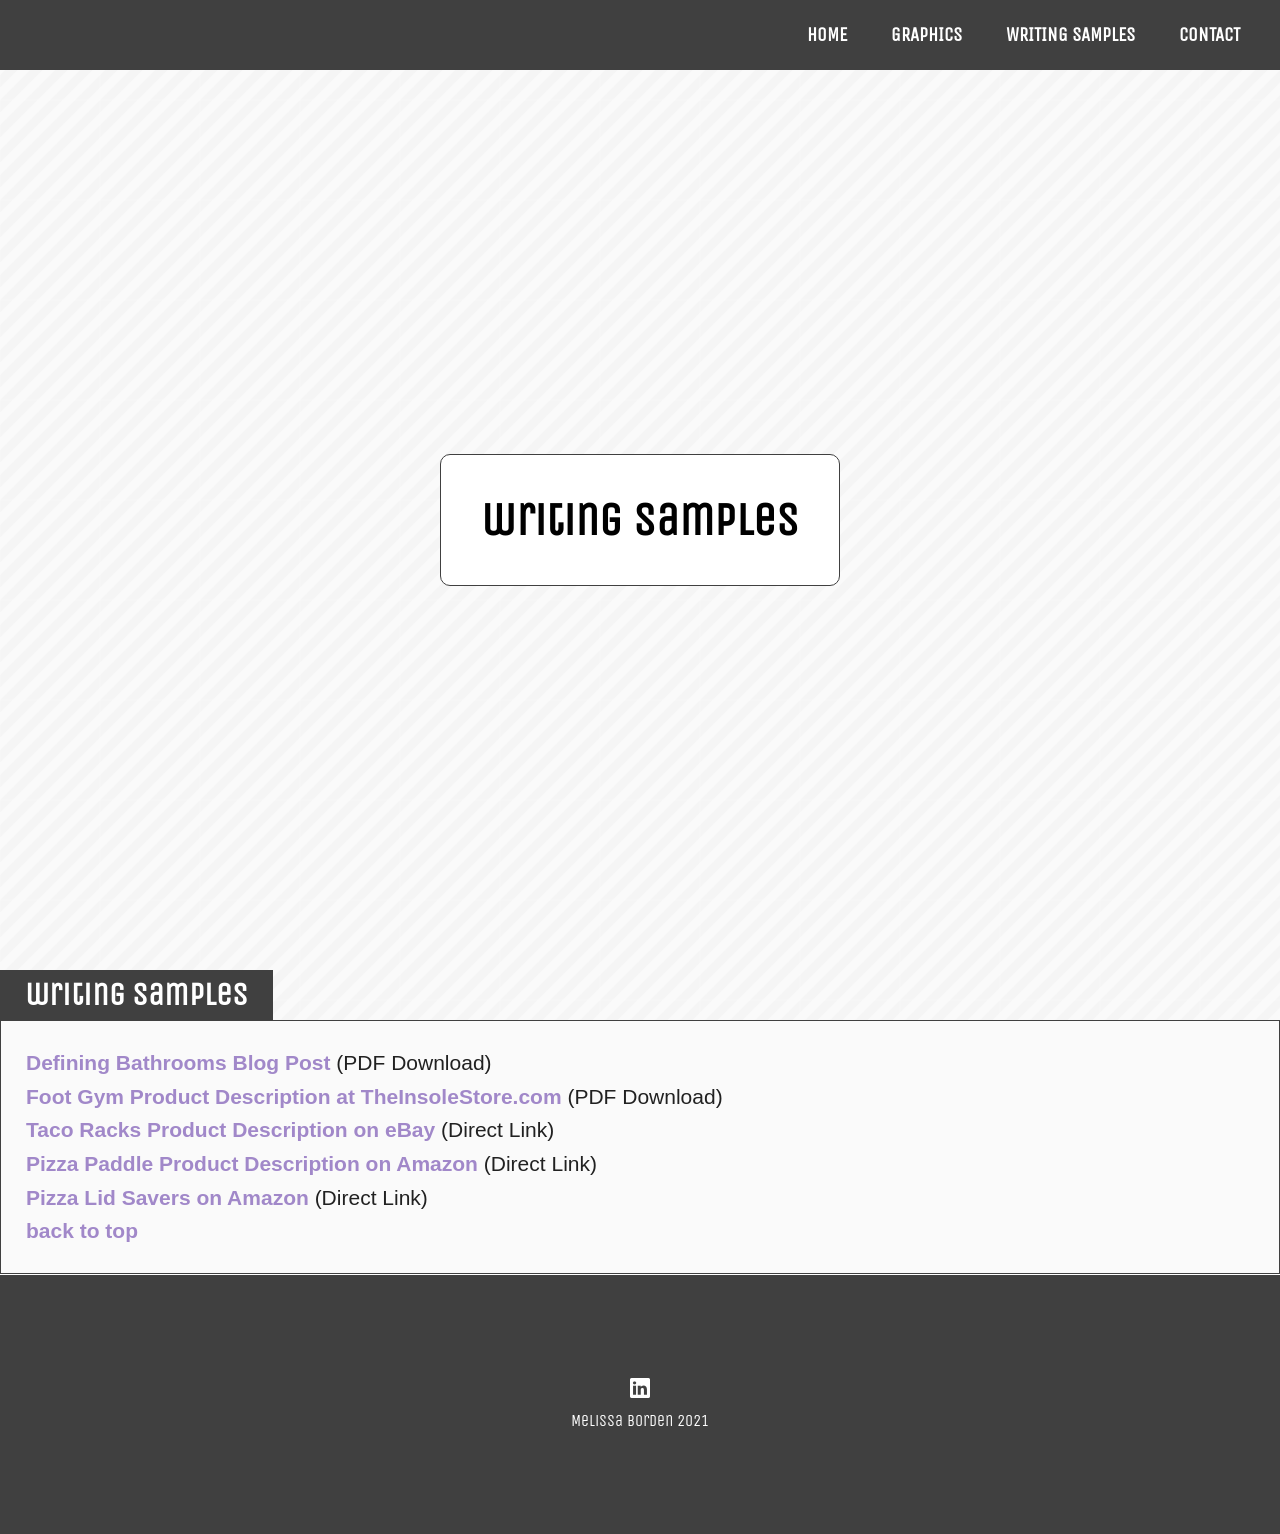
<file: writing.html>
<!DOCTYPE html>
<html lang="en">
<head>
  <meta charset="UTF-8">
  <meta name="viewport" content="width=device-width, initial-scale=1.0">
  <meta http-equiv="X-UA-Compatible" content="ie=edge">
  <title>Writing Samples | Creative By Melissa (Borden)</title>
  <link rel="preconnect" href="https://fonts.gstatic.com">
  <link href="https://fonts.googleapis.com/css2?family=Unica+One&display=swap" rel="stylesheet">
  <link rel="stylesheet" type = "text/css" href="style.css" />
  <link rel="shortcut icon" href="bee.gif" />
   <nav id="top">
      <ul>
        <li><a href="/">home</a></li>
        <li><a href="/#graphics">graphics</a></li>
        <li><a href="#writing">writing samples</a></li>
        <li><a href="mailto:melissaborden@outlook.com">contact</a></li>
      </ul>
    </nav>
    <header id="showcase">
         <div id="showcase-text">
            <h1>Writing Samples</h1> 
         </div>
    </header>
</head>
<body>
    
  
  <!-- <div id="middle-break"><img src="images/blue-diamond.svg" height="200px" width="200px"></div>
  -->
<section id="writing">
  <h2 class="tab">Writing Samples</h2>
    <div class="boxes">
    <a href="/writing/Blog-Defining Bathrooms_MelissaBorden.pdf" />Defining Bathrooms Blog Post</a>  (PDF Download)
    <br />
    <a href="/writing/Product-Desc-Foot Gym_MelissaBorden.pdf" />Foot Gym Product Description at TheInsoleStore.com</a> (PDF Download)
    <br />
    <a href="https://www.ebay.com/itm/NEW-Taco-Rack-Stand-Up-Shelves-4-Pack-Stainless-Steel-Taco-Holder/192904150100?hash=item2ce9fbbc54:g:9g0AAOSwIyxcyY~r" />Taco Racks Product Description on eBay</a> (Direct Link)
    <br />
    <a href="https://www.amazon.com/Southern-Homewares-SH-10098-Poplar-Natural/dp/B00NLN2QAA/ref=sr_1_1?dchild=1&keywords=southern+homewares+pizza+paddle&qid=1614858991&sr=8-1" />Pizza Paddle Product Description on Amazon</a> (Direct Link)
    <br />
    <a href="https://www.amazon.com/Southern-Homewares-Plastic-Support-Restaurant/dp/B07SPK6PNL/ref=sr_1_2?dchild=1&keywords=southern%2Bhomewares%2Bpizza&qid=1614859230&sr=8-2&th=1" />Pizza Lid Savers on Amazon</a> (Direct Link)
    <br />
    <p><a href="#top">back to top</a></p>
    </div>
</section>

<section id="footer">
  <a href="http://www.linkedin.com/in/bordenmelissa"><img src="images/linkedin.png" /></a>
  <br />
    <p>Melissa Borden 2021</p>
</section>
<script type="text/javascript" src="script.js"></script>
</body>
</html>
</file>
<file: style.css>
*{
    margin: 0;
    padding: 9;
}
body {
    color: #212121;
    font-family: "Unica One", sans-serif;
    font-size: 21px;
    margin: 0;
    line-height: 1.6;
    background-image: url('stripes-light.png');
}
nav {
    background: #404040;
    color: #000;
    font-family: "Unica One", sans-serif;
    font-size: .9em;
    font-weight: 700;
    list-style: none;
    margin: 0;
    padding: 20px;
    text-align: right;
}
nav li {
    display: inline;
    padding: 20px 20px;
}
nav a {
    color: #fff;
    text-decoration: none;
    text-transform: uppercase;
}
nav a:hover {
    color: #A188C9;
}
h1 {
    color: #000;
}
h1, h2 {
    text-transform: lowercase;
    line-height: 50px;
}
#showcase {
    /* background-color: #eee; */
    /* background-image: url('stripes-light.png'); */
    background-size: cover;
    background-position: center;
    display: flex;
    flex-direction: column;
    align-items: center;
    justify-content: center;
    height: 100vh;
    text-align: center;
    padding: 0 20px;
}
#showcase h1 {
    font-size: 2.2em;
}
#showcase h2 {
    font-size: 1.3em;
}  
#showcase p {
    font-size: .7em;
} 
#showcase-text {
    background-color: #fff;
    border: 1px #404040 solid;
    border-radius: 10px;
    padding: 40px 40px;
    font-family: "Unica One";
}
#showcase-text div {
    background-color: transparent;
    border: 1px solid #404040;
    padding: 10px;
}
#showcase .button {
    background-color: #00BCD4;
    border: 1px #ffffff solid;
    border-radius: 10px;
    color: #fff;
    font-size: 18px;
    text-decoration: none;
    padding: 10px 20px;
    margin-top: 20px;
}
#showcase .button:hover {
    background: #A188C9;
    color: #fff; 
}
#middle-break {
    text-align: center;
    background-color: #fff;
    border-top: 5px #F5F5F5 solid;
    border-bottom: 5px #F5F5F5 solid;
    padding: 10px;
}
#about {
    /* background: #fafafa; */
    color: #212121;
    padding: 50px;
}
/* #skills {
    padding: 20px;
    background: #7CC5DF;
    color: #000;
    text-align: center;
    border-top: 1px #fff solid;
}
*/
#examples {
    /* background: #fafafa; */
    color: #BDBDBD;
    padding: 50px;
}
.tab {
    background-color: #404040;
    color: #fff;
    display: inline-flex;
    padding: 0px 25px;
}
.boxes a {
    font-size: 1em;
    font-weight: 700;
    color: #A188C9;
    text-decoration: none;
}
.boxes a:hover {
    color: #404040;
}
.boxes {
    background-color: #FAFAFA;
    border: 1px #404040 solid;
    font-family: Arial, Helvetica, sans-serif;
    padding: 25px;
}
#contact {
    padding: 100px;
    color: #000;
    border-top: 1px #fff solid;
}
#contact h2 {
    background-color: #404040;
    color: #fff;
    display: inline-flex;
    padding: 0px 25px;
}
#footer {
    background: #404040;
    padding: 100px;
    text-align: center;
    color: #fff;
    border-top: 1px #fff solid;
}
#footer p {
    font-size: 1rem;
}
</file>
